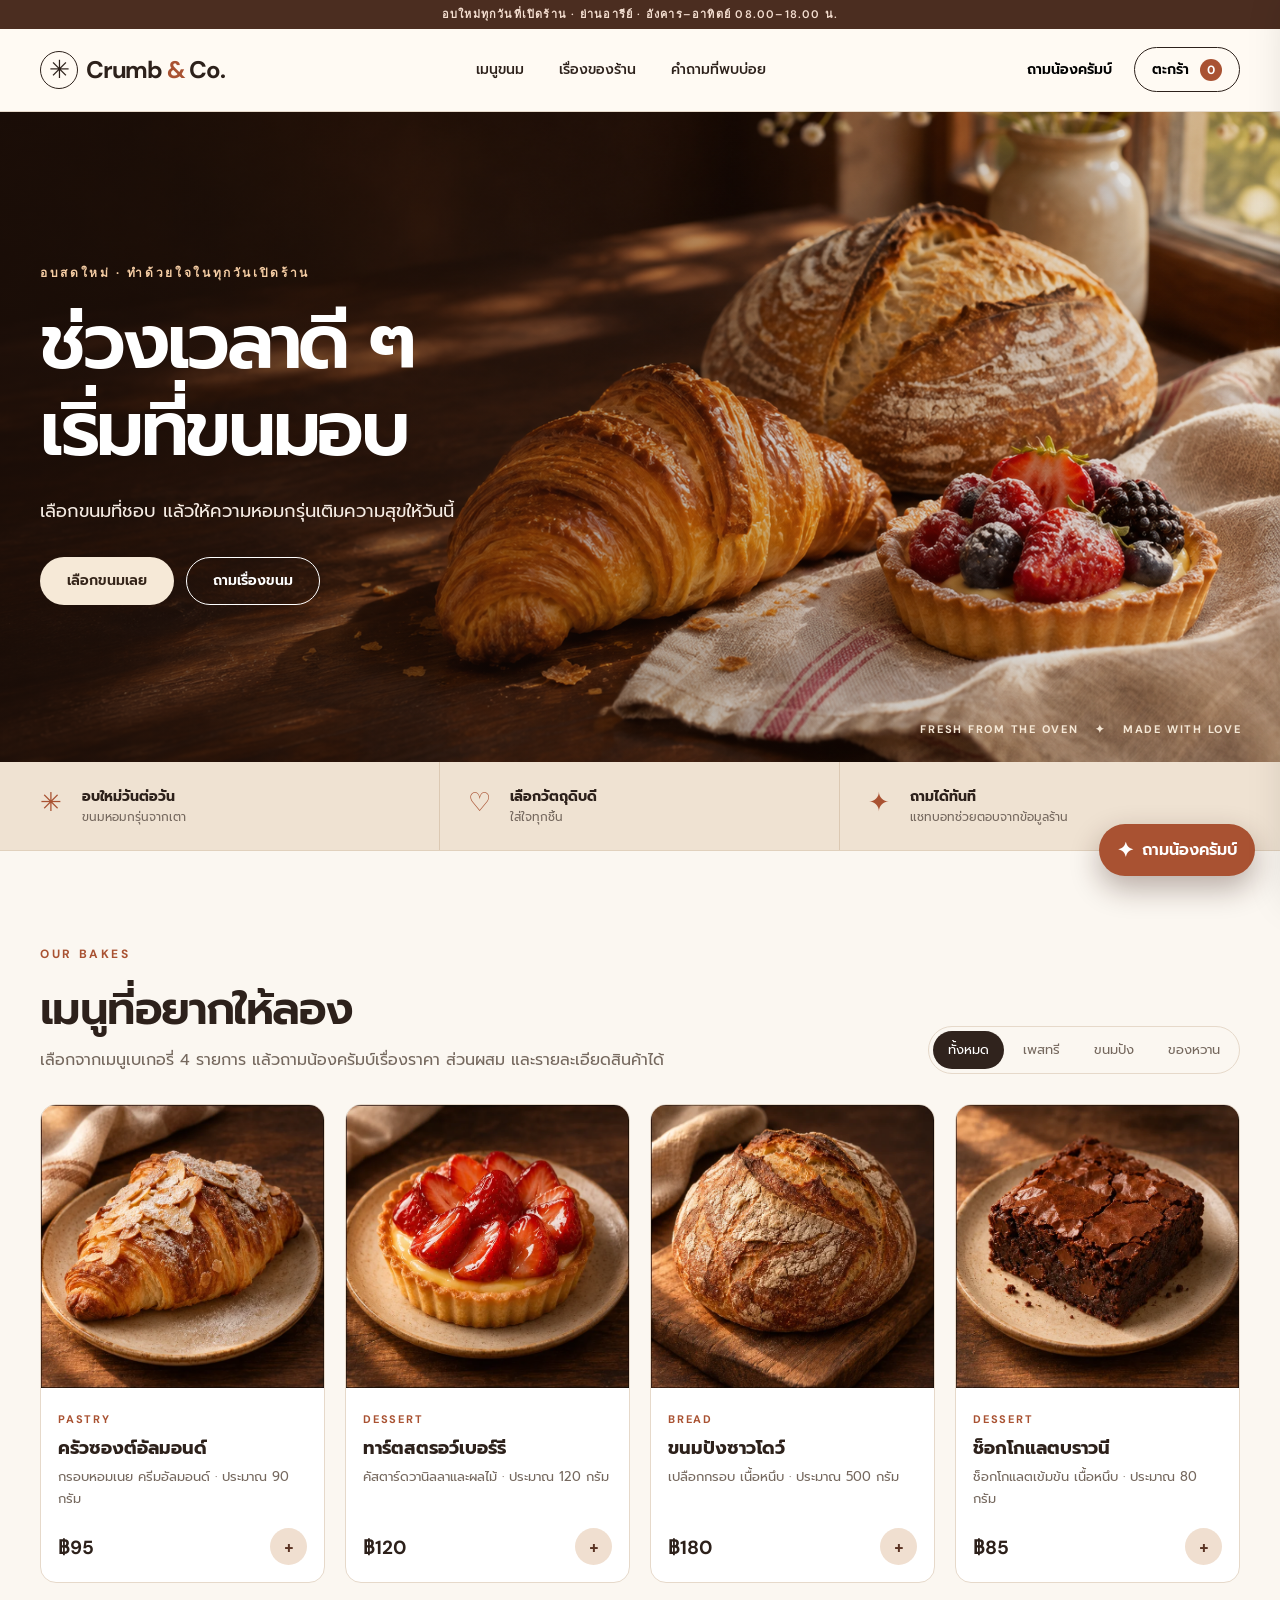
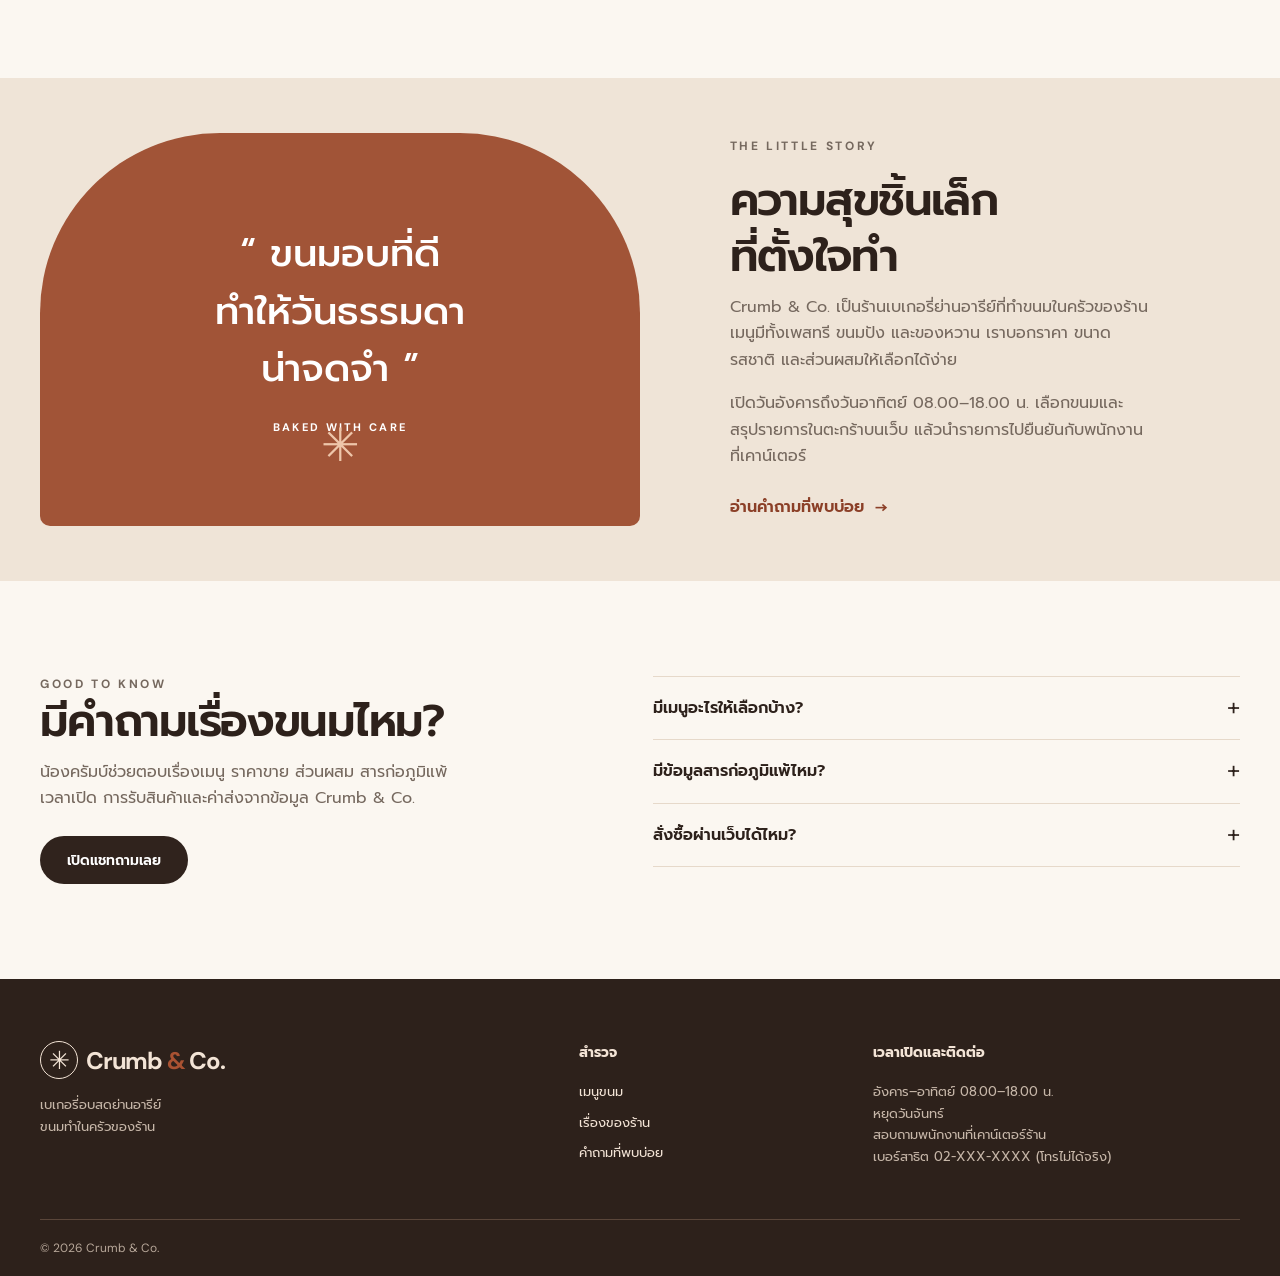
<file: index.html>
<!doctype html>
<html lang="th">
<head>
  <meta charset="utf-8">
  <meta name="viewport" content="width=device-width, initial-scale=1">
  <meta name="theme-color" content="#2d211b">
  <meta name="description" content="Crumb & Co. เบเกอรี่อบสดย่านอารีย์ เปิดวันอังคารถึงอาทิตย์ 08.00–18.00 น. พร้อมผู้ช่วยตอบคำถามเรื่องขนม">
  <title>Crumb & Co. | เบเกอรี่อบสด</title>
  <link rel="preconnect" href="https://fonts.googleapis.com">
  <link rel="preconnect" href="https://fonts.gstatic.com" crossorigin>
  <link href="https://fonts.googleapis.com/css2?family=DM+Sans:wght@400;500;600;700&family=Prompt:wght@400;500;600;700&display=swap" rel="stylesheet">
  <link rel="stylesheet" href="style.css">
</head>
<body>
  <div class="announcement">อบใหม่ทุกวันที่เปิดร้าน · ย่านอารีย์ · อังคาร–อาทิตย์ 08.00–18.00 น.</div>
  <header class="site-header">
    <div class="container header-inner">
      <a class="brand" href="#top" aria-label="Crumb and Co หน้าแรก"><span class="brand-mark">✳</span><span>Crumb <em>&</em> Co.</span></a>
      <nav class="main-nav" aria-label="เมนูหลัก">
        <a href="#products">เมนูขนม</a><a href="#story">เรื่องของร้าน</a><a href="#faq">คำถามที่พบบ่อย</a>
      </nav>
      <div class="header-actions"><button class="text-button" id="ask-top" type="button">ถามน้องครัมบ์</button><button class="cart-button" id="cart-open" type="button" aria-label="เปิดตะกร้าสินค้า">ตะกร้า <span id="cart-count">0</span></button></div>
    </div>
  </header>

  <main id="top">
    <section class="hero" aria-labelledby="hero-title">
      <img class="hero-image" src="assets/bakery-hero.png" alt="ครัวซองต์ ขนมปังซาวโดว์ และทาร์ตผลไม้บนโต๊ะไม้">
      <div class="hero-shade"></div>
      <div class="container hero-content"><p class="eyebrow light">อบสดใหม่ · ทำด้วยใจในทุกวันเปิดร้าน</p><h1 id="hero-title">ช่วงเวลาดี ๆ<br>เริ่มที่ขนมอบ</h1><p>เลือกขนมที่ชอบ แล้วให้ความหอมกรุ่นเติมความสุขให้วันนี้</p><div class="hero-actions"><a class="button button-cream" href="#products">เลือกขนมเลย</a><button class="button button-outline" id="ask-hero" type="button">ถามเรื่องขนม</button></div></div>
      <div class="hero-tag">FRESH FROM THE OVEN <span>✦</span> MADE WITH LOVE</div>
    </section>

    <section class="trust-strip" aria-label="จุดเด่นร้าน"><div class="container trust-grid"><div><span>✳</span><strong>อบใหม่วันต่อวัน</strong><small>ขนมหอมกรุ่นจากเตา</small></div><div><span>♡</span><strong>เลือกวัตถุดิบดี</strong><small>ใส่ใจทุกชิ้น</small></div><div><span>✦</span><strong>ถามได้ทันที</strong><small>แชทบอทช่วยตอบจากข้อมูลร้าน</small></div></div></section>

    <section class="products-section section-pad" id="products" aria-labelledby="products-title"><div class="container"><div class="section-heading"><div><p class="eyebrow">OUR BAKES</p><h2 id="products-title">เมนูที่อยากให้ลอง</h2><p>เลือกจากเมนูเบเกอรี่ 4 รายการ แล้วถามน้องครัมบ์เรื่องราคา ส่วนผสม และรายละเอียดสินค้าได้</p></div><div class="category-tabs" role="group" aria-label="กรองประเภทสินค้า"><button type="button" class="active" data-filter="all">ทั้งหมด</button><button type="button" data-filter="pastry">เพสทรี</button><button type="button" data-filter="bread">ขนมปัง</button><button type="button" data-filter="dessert">ของหวาน</button></div></div><div class="product-grid" id="product-grid"></div></div></section>

    <section class="story-section" id="story"><div class="container story-grid"><div class="story-art"><div class="story-quote">“ ขนมอบที่ดี<br>ทำให้วันธรรมดา<br>น่าจดจำ ”</div><span>BAKED WITH CARE</span></div><div class="story-copy"><p class="eyebrow">THE LITTLE STORY</p><h2>ความสุขชิ้นเล็ก<br>ที่ตั้งใจทำ</h2><p>Crumb & Co. เป็นร้านเบเกอรี่ย่านอารีย์ที่ทำขนมในครัวของร้าน เมนูมีทั้งเพสทรี ขนมปัง และของหวาน เราบอกราคา ขนาด รสชาติ และส่วนผสมให้เลือกได้ง่าย</p><p>เปิดวันอังคารถึงวันอาทิตย์ 08.00–18.00 น. เลือกขนมและสรุปรายการในตะกร้าบนเว็บ แล้วนำรายการไปยืนยันกับพนักงานที่เคาน์เตอร์</p><a href="#faq" class="inline-link">อ่านคำถามที่พบบ่อย <span aria-hidden="true">→</span></a></div></div></section>

    <section class="faq-section section-pad" id="faq"><div class="container faq-grid"><div><p class="eyebrow">GOOD TO KNOW</p><h2>มีคำถามเรื่องขนมไหม?</h2><p>น้องครัมบ์ช่วยตอบเรื่องเมนู ราคาขาย ส่วนผสม สารก่อภูมิแพ้ เวลาเปิด การรับสินค้าและค่าส่งจากข้อมูล Crumb & Co.</p><button class="button button-dark" id="ask-faq" type="button">เปิดแชทถามเลย</button></div><div class="faq-list"><details><summary>มีเมนูอะไรให้เลือกบ้าง?</summary><p>มีครัวซองต์อัลมอนด์ 95 บาท ทาร์ตสตรอว์เบอร์รี 120 บาท ซาวโดว์ 180 บาทต่อก้อน และบราวนี 85 บาท</p></details><details><summary>มีข้อมูลสารก่อภูมิแพ้ไหม?</summary><p>ทุกเมนูมีแป้งสาลี ครัวซองต์มีนม ไข่ และอัลมอนด์ ร้านใช้ครัวร่วมกัน ผู้แพ้อาหารรุนแรงควรสอบถามพนักงานก่อนซื้อ</p></details><details><summary>สั่งซื้อผ่านเว็บได้ไหม?</summary><p>เว็บช่วยสรุปรายการในตะกร้า ให้นำรายการไปยืนยันและชำระเงินกับพนักงานที่เคาน์เตอร์</p></details></div></div></section>
  </main>

  <footer class="footer"><div class="container footer-grid"><div><a class="brand footer-brand" href="#top"><span class="brand-mark">✳</span><span>Crumb <em>&</em> Co.</span></a><p>เบเกอรี่อบสดย่านอารีย์<br>ขนมทำในครัวของร้าน</p></div><div><strong>สำรวจ</strong><a href="#products">เมนูขนม</a><a href="#story">เรื่องของร้าน</a><a href="#faq">คำถามที่พบบ่อย</a></div><div><strong>เวลาเปิดและติดต่อ</strong><p>อังคาร–อาทิตย์ 08.00–18.00 น.<br>หยุดวันจันทร์<br>สอบถามพนักงานที่เคาน์เตอร์ร้าน<br>เบอร์สาธิต 02-XXX-XXXX (โทรไม่ได้จริง)</p></div></div><div class="container footer-bottom">© <span id="year"></span> Crumb & Co.</div></footer>

  <div class="drawer-backdrop" id="cart-backdrop" hidden></div><aside class="cart-drawer" id="cart-drawer" aria-label="ตะกร้าสินค้า" aria-hidden="true"><div class="drawer-head"><h2>ตะกร้าของคุณ</h2><button id="cart-close" type="button" aria-label="ปิดตะกร้า">×</button></div><div id="cart-items" class="cart-items"></div><div class="drawer-foot"><div class="total-row"><span>รวม</span><strong id="cart-total">฿0</strong></div><p>คัดลอกรายการเพื่อนำไปยืนยันและชำระเงินที่เคาน์เตอร์ร้าน</p><button class="button button-dark full" id="copy-order" type="button">คัดลอกรายการสินค้า</button><div id="cart-feedback" role="status" aria-live="polite"></div></div></aside>
  <script src="shop.js"></script>
  <script src="config.js"></script>
  <script src="chat-search.js"></script>
  <script src="chat-widget.js"></script>
</body>
</html>
</file>
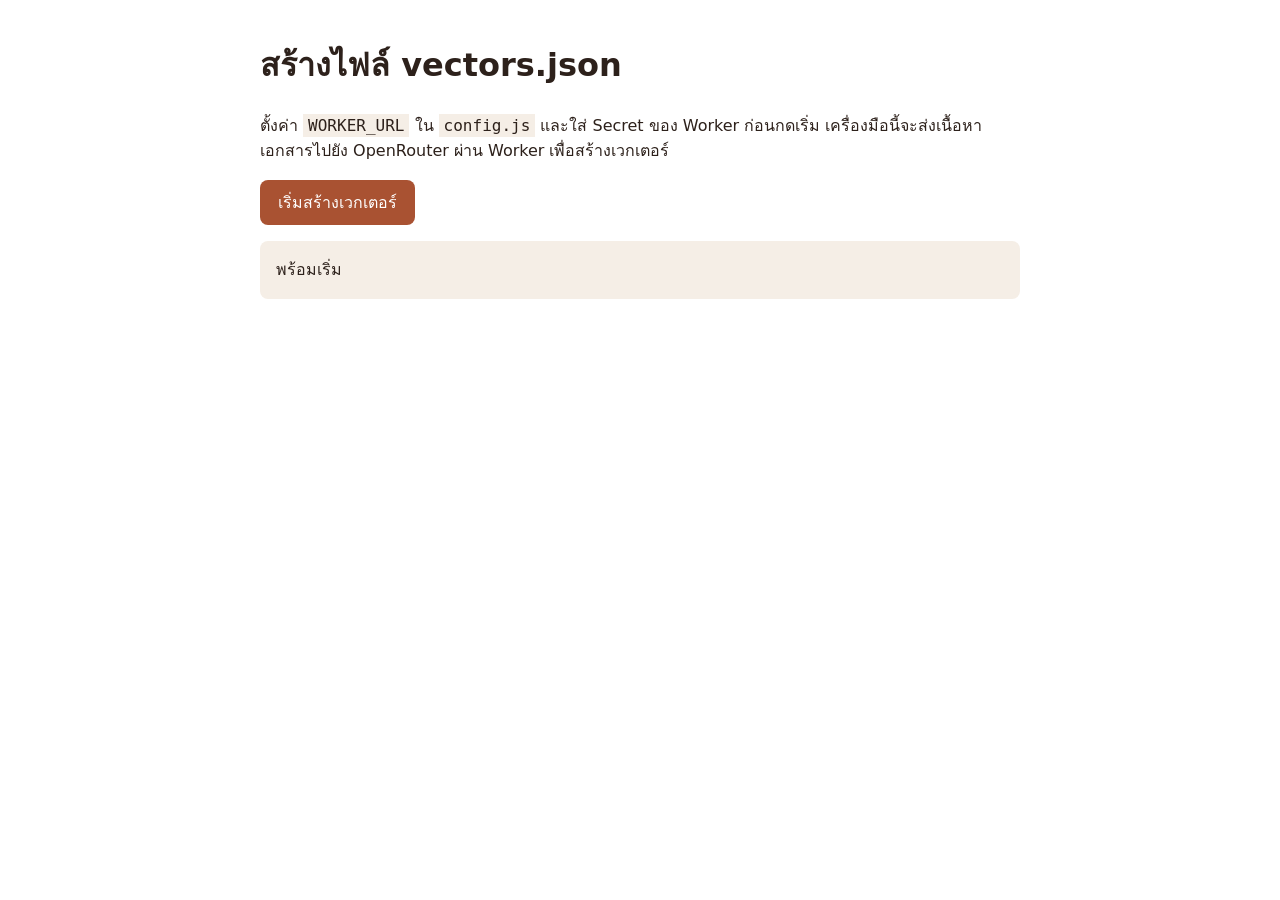
<file: build-vectors.html>
<!doctype html><html lang="th"><head><meta charset="utf-8"><meta name="viewport" content="width=device-width, initial-scale=1"><title>สร้างเวกเตอร์ | Crumb & Co.</title><style>body{font:16px/1.6 system-ui,sans-serif;max-width:760px;margin:40px auto;padding:0 20px;color:#2d211b}button{font:inherit;border:0;border-radius:8px;background:#a95232;color:#fff;padding:10px 18px;cursor:pointer}button:disabled{opacity:.5}pre{white-space:pre-wrap;background:#f5eee6;padding:16px;border-radius:8px}code{background:#f5eee6;padding:2px 5px}</style></head><body><h1>สร้างไฟล์ vectors.json</h1><p>ตั้งค่า <code>WORKER_URL</code> ใน <code>config.js</code> และใส่ Secret ของ Worker ก่อนกดเริ่ม เครื่องมือนี้จะส่งเนื้อหาเอกสารไปยัง OpenRouter ผ่าน Worker เพื่อสร้างเวกเตอร์</p><button id="go">เริ่มสร้างเวกเตอร์</button> <a id="download" hidden>ดาวน์โหลด vectors.json</a><pre id="log">พร้อมเริ่ม</pre><script src="config.js"></script><script>
const C=window.CONFIG,$=id=>document.getElementById(id);$('go').onclick=async()=>{if(!C.WORKER_URL){$('log').textContent='กรุณาตั้งค่า WORKER_URL ก่อน';return}$('go').disabled=true;$('log').textContent='กำลังอ่านเอกสาร...';try{const chunks=[];for(const f of C.FILES){const r=await fetch(`${C.DOCS_BASE}/${f}`);if(!r.ok)throw Error(`อ่าน ${f} ไม่ได้`);const text=(await r.text()).trim();for(let start=0,part=1;start<text.length;start+=C.CHUNK_SIZE-C.OVERLAP,part++)chunks.push({source:f,part,text:text.slice(start,start+C.CHUNK_SIZE)})} $('log').textContent=`อ่าน ${C.FILES.length} ไฟล์ ${chunks.length} ชิ้น กำลังสร้างเวกเตอร์...`;const r=await fetch(C.WORKER_URL.replace(/\/$/,'')+'/api/v1/embeddings',{method:'POST',headers:{'Content-Type':'application/json'},body:JSON.stringify({model:C.EMBED_MODEL,input:chunks.map(c=>c.text),input_type:'passage'})});if(!r.ok)throw Error(`${r.status} ${(await r.text()).slice(0,180)}`);const d=await r.json();if(d.data?.length!==chunks.length)throw Error('จำนวนเวกเตอร์ไม่ตรงกับเอกสาร');const out={model:C.EMBED_MODEL,chunks:chunks.map((c,i)=>{const v=d.data[i].embedding,n=Math.hypot(...v)||1;return {...c,v:v.map(x=>Math.round((x/n)*10000)/10000)}})};const blob=new Blob([JSON.stringify(out)],{type:'application/json'});$('download').href=URL.createObjectURL(blob);$('download').download='vectors.json';$('download').hidden=false;$('log').textContent=`สำเร็จ ${out.chunks.length} ชิ้น ดาวน์โหลดแล้ววางไฟล์ไว้ข้าง index.html จากนั้นเปลี่ยน SEARCH_MODE เป็น vector` }catch(e){$('log').textContent='ไม่สำเร็จ: '+e.message}finally{$('go').disabled=false}};
</script></body></html>
</file>
<file: style.css>
:root{--ink:#2d211b;--muted:#75685e;--paper:#fbf7f1;--cream:#f2e8da;--line:#e6d9ca;--rust:#a95232;--dark:#30231d}*{box-sizing:border-box}html{scroll-behavior:smooth}body{margin:0;background:var(--paper);color:var(--ink);font:16px/1.65 'Prompt',sans-serif}button,input{font:inherit}button{cursor:pointer}a{color:inherit;text-decoration:none}button:focus-visible,a:focus-visible,summary:focus-visible{outline:3px solid #bd6c3c;outline-offset:3px}.container{width:min(1200px,calc(100% - 48px));margin:auto}.announcement{text-align:center;background:#4b2d20;color:#f4ded0;padding:6px 16px;font:600 11px/1.5 'DM Sans',sans-serif;letter-spacing:.11em}.site-header{position:relative;z-index:5;background:#fffaf3;border-bottom:1px solid var(--line)}.header-inner{height:82px;display:flex;align-items:center;justify-content:space-between;gap:24px}.brand{display:inline-flex;align-items:center;gap:8px;font:700 24px 'DM Sans',sans-serif;white-space:nowrap;letter-spacing:-.05em}.brand em{font-style:normal;color:var(--rust)}.brand-mark{display:grid;place-items:center;width:38px;height:38px;border:1.5px solid currentColor;border-radius:50%;font-size:25px;font-weight:400;line-height:1}.main-nav{display:flex;gap:35px;font-size:14px;font-weight:500}.main-nav a:hover,.inline-link:hover{text-decoration:underline;text-underline-offset:5px}.header-actions{display:flex;align-items:center;gap:12px}.text-button{background:none;border:0;padding:10px;font-size:14px;font-weight:600}.cart-button{border:1px solid var(--ink);background:transparent;padding:10px 17px;border-radius:100px;font-size:14px;font-weight:600;white-space:nowrap}.cart-button span{display:inline-grid;place-items:center;background:var(--rust);color:#fff;border-radius:50%;min-width:22px;height:22px;margin-left:6px;font:700 12px 'DM Sans',sans-serif}.hero{height:min(650px,69vw);min-height:525px;position:relative;overflow:hidden;background:#311d15;color:#fff}.hero-image{position:absolute;width:100%;height:100%;object-fit:cover;object-position:center 55%}.hero-shade{position:absolute;inset:0;background:linear-gradient(90deg,rgba(25,13,8,.76),rgba(25,13,8,.22) 62%,rgba(25,13,8,.05))}.hero-content{position:relative;z-index:1;padding-top:clamp(95px,12vw,160px)}.eyebrow{font:700 12px/1.4 'DM Sans',sans-serif;letter-spacing:.22em;color:var(--rust);margin:0 0 18px}.eyebrow.light{color:#f5cda4}.hero h1{font-size:clamp(46px,5.9vw,78px);line-height:1.16;letter-spacing:-.045em;margin:0 0 22px;font-weight:600}.hero p:not(.eyebrow){font-size:18px;max-width:460px;margin:0 0 30px;color:#f5ebe3}.hero-actions{display:flex;gap:12px;flex-wrap:wrap}.button{display:inline-flex;align-items:center;justify-content:center;border:1px solid transparent;border-radius:100px;min-height:48px;padding:11px 26px;font-weight:600;font-size:14px;transition:transform .2s,background .2s}.button:hover{transform:translateY(-2px)}.button-cream{background:#f6e9d7;color:#342419}.button-outline{background:transparent;border-color:#fff;color:#fff}.button-dark{background:var(--dark);color:#fff}.hero-tag{position:absolute;bottom:26px;right:3vw;color:#f6e9d7;font:700 11px 'DM Sans',sans-serif;letter-spacing:.16em}.hero-tag span{padding:0 12px}.trust-strip{background:#efe2d2;border-bottom:1px solid #e1d1bd}.trust-grid{display:grid;grid-template-columns:repeat(3,1fr)}.trust-grid>div{display:grid;grid-template-columns:32px auto;column-gap:10px;padding:23px 28px;border-right:1px solid #dcc9b3}.trust-grid>div:first-child{padding-left:0}.trust-grid>div:last-child{border:0}.trust-grid span{grid-row:span 2;font-size:26px;color:var(--rust);line-height:1.35}.trust-grid strong{font-size:14px}.trust-grid small{font-size:12px;color:var(--muted)}.section-pad{padding:95px 0}.section-heading{display:flex;justify-content:space-between;gap:30px;align-items:end;margin-bottom:30px}.section-heading h2,.story-copy h2,.faq-grid h2{font-size:clamp(34px,3.5vw,48px);line-height:1.25;margin:0 0 10px;font-weight:600;letter-spacing:-.035em}.section-heading p:not(.eyebrow),.story-copy p,.faq-grid p{color:var(--muted);margin:0}.section-heading code{font-size:13px}.category-tabs{display:flex;gap:4px;border:1px solid var(--line);border-radius:100px;padding:4px;white-space:nowrap}.category-tabs button{border:0;background:transparent;border-radius:100px;padding:8px 15px;color:var(--muted);font-size:13px}.category-tabs button.active{background:var(--dark);color:#fff}.product-grid{display:grid;grid-template-columns:repeat(4,1fr);gap:20px}.product-card{background:#fff;border:1px solid var(--line);border-radius:16px;overflow:hidden;transition:transform .2s,box-shadow .2s}.product-card:hover{transform:translateY(-3px);box-shadow:0 16px 36px #54391f17}.product-image{width:100%;aspect-ratio:1;object-fit:cover;display:block}.product-body{padding:17px}.product-category{font:700 11px 'DM Sans',sans-serif;color:var(--rust);letter-spacing:.16em}.product-body h3{font-size:18px;margin:5px 0 6px;line-height:1.35}.product-body p{font-size:13px;color:var(--muted);margin:0 0 18px;min-height:44px}.product-bottom{display:flex;align-items:center;justify-content:space-between;gap:8px}.product-bottom strong{font:700 19px 'DM Sans',sans-serif}.add-button{border:0;border-radius:100px;background:#f0dfd0;color:#5b3424;width:37px;height:37px;font-size:24px;line-height:1}.add-button:hover{background:#e5c8b4}.story-section{background:#efe4d7}.story-grid{display:grid;grid-template-columns:1fr 1fr;min-height:500px}.story-art{background:#a15437;display:flex;flex-direction:column;align-items:center;justify-content:center;color:#fff;text-align:center;position:relative;margin:55px 0;border-radius:180px 180px 10px 10px}.story-art:after{content:'✳';position:absolute;font-size:46px;bottom:42px;color:#eec6aa}.story-quote{font-size:clamp(30px,3vw,43px);font-weight:500;line-height:1.5}.story-art span{font:700 11px 'DM Sans',sans-serif;letter-spacing:.21em;margin-top:22px}.story-copy{align-self:center;padding:60px 7vw}.story-copy p{margin:0 0 17px}.inline-link{display:inline-block;color:#8b3f27;font-weight:600;margin-top:8px}.inline-link span{margin-left:5px}.faq-grid{display:grid;grid-template-columns:1fr 1.1fr;gap:80px}.faq-grid>div:first-child p:not(.eyebrow){margin:0 0 25px;max-width:430px}.faq-list details{border-bottom:1px solid var(--line);padding:18px 0}.faq-list details:first-child{border-top:1px solid var(--line)}.faq-list summary{cursor:pointer;font-weight:600;list-style:none;display:flex;justify-content:space-between;gap:15px}.faq-list summary::-webkit-details-marker{display:none}.faq-list summary:after{content:'+';font:400 24px 'DM Sans',sans-serif;line-height:1}.faq-list details[open] summary:after{content:'−'}.faq-list p{font-size:14px;margin:12px 30px 0 0!important}.footer{background:#2d211b;color:#f3e4d6;padding:62px 0 20px}.footer-grid{display:grid;grid-template-columns:2fr 1fr 1.5fr;gap:50px}.footer-brand{margin-bottom:15px}.footer p{color:#c7b7a9;font-size:13px;margin:0}.footer-grid>div:not(:first-child){display:flex;flex-direction:column;gap:9px;font-size:13px}.footer-grid strong{font-size:14px;margin-bottom:8px}.footer-bottom{border-top:1px solid #5a463a;margin-top:52px;padding-top:20px;color:#b7a799;font:12px 'DM Sans',sans-serif}.drawer-backdrop{position:fixed;inset:0;background:#1d130e99;z-index:20}.cart-drawer{position:fixed;right:0;top:0;bottom:0;width:min(430px,100%);background:#fffaf4;z-index:21;box-shadow:-14px 0 40px #0002;display:flex;flex-direction:column;transform:translateX(105%);transition:transform .25s}.cart-drawer.open{transform:none}.drawer-head{padding:20px 25px;border-bottom:1px solid var(--line);display:flex;justify-content:space-between;align-items:center}.drawer-head h2{font-size:23px;margin:0}.drawer-head button{background:none;border:0;font-size:28px;line-height:1}.cart-items{overflow:auto;flex:1;padding:15px 25px}.empty-cart{color:var(--muted);text-align:center;margin:60px 0}.cart-line{display:grid;grid-template-columns:64px 1fr auto;gap:12px;padding:14px 0;border-bottom:1px solid var(--line);align-items:center}.cart-line img{width:64px;height:64px;border-radius:8px;object-fit:cover}.cart-line strong{font-size:14px}.cart-line small{display:block;color:var(--muted)}.qty{display:flex;align-items:center;gap:8px;margin-top:5px}.qty button{width:24px;height:24px;border:1px solid var(--line);background:#fff;border-radius:50%;line-height:1}.drawer-foot{padding:20px 25px;border-top:1px solid var(--line)}.total-row{display:flex;justify-content:space-between;font-size:18px}.drawer-foot p{font-size:12px;color:var(--muted)}.full{width:100%}#cart-feedback{font-size:12px;color:#356b48;min-height:20px;margin-top:8px}
@media(max-width:900px){.main-nav{display:none}.product-grid{grid-template-columns:repeat(2,1fr)}.section-heading{display:block}.category-tabs{width:max-content;margin-top:20px}.faq-grid{gap:35px}.story-copy{padding:40px}}@media(max-width:620px){.container{width:min(100% - 32px,1200px)}.announcement{font-size:9px}.header-inner{height:68px}.brand{font-size:20px}.brand-mark{width:31px;height:31px;font-size:21px}.text-button{display:none}.cart-button{padding:7px 11px}.hero{height:550px;min-height:0}.hero-image{object-position:63% center}.hero-shade{background:linear-gradient(90deg,#1e110dbb,#1e110d55)}.hero-content{padding-top:105px}.hero h1{font-size:48px}.hero p:not(.eyebrow){font-size:16px}.hero-tag{display:none}.trust-grid{grid-template-columns:1fr}.trust-grid>div{border-right:0;border-bottom:1px solid #dcc9b3;padding:14px 0}.trust-grid>div:last-child{border:0}.section-pad{padding:65px 0}.category-tabs{max-width:100%;overflow:auto}.category-tabs button{padding:7px 11px;font-size:12px}.product-grid{gap:12px}.product-body{padding:12px}.product-body h3{font-size:15px}.product-body p{font-size:12px;min-height:60px}.product-bottom strong{font-size:16px}.story-grid,.faq-grid,.footer-grid{grid-template-columns:1fr}.story-art{margin:35px 0 0;min-height:360px}.story-copy{padding:40px 0 55px}.faq-grid{gap:35px}.footer-grid{gap:32px}.footer-bottom{margin-top:36px}}
</file>
